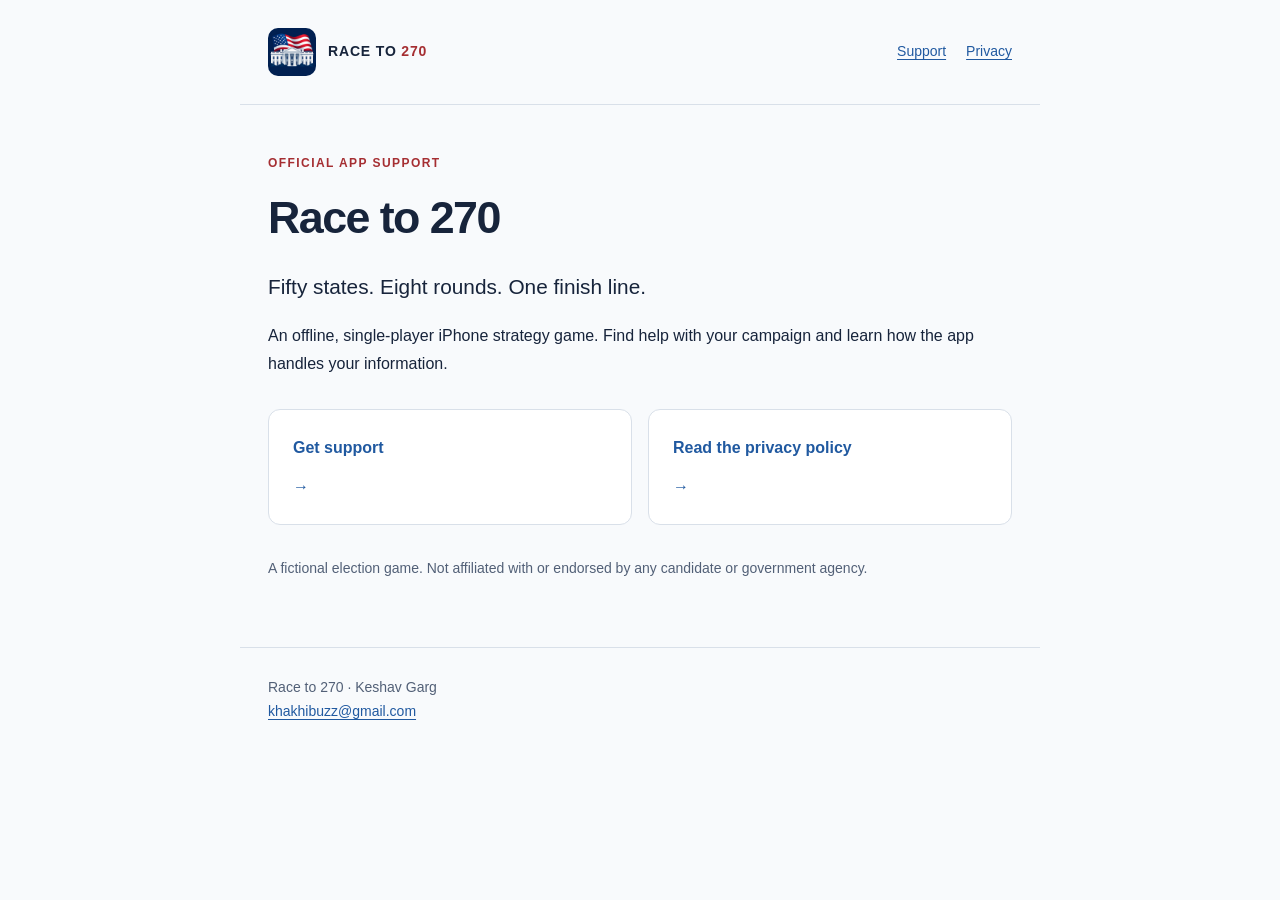
<file: index.html>
<!doctype html>
<html lang="en">
<head>
  <meta charset="utf-8">
  <meta name="viewport" content="width=device-width, initial-scale=1">
  <meta name="description" content="Official support and privacy information for Race to 270, an offline iPhone strategy game.">
  <title>Support &amp; Privacy | Race to 270</title>
  <link rel="stylesheet" href="./styles.css?v=20261014-logo">
  <link rel="icon" type="image/png" href="./assets/logo.png">
  <link rel="apple-touch-icon" href="./assets/logo.png">
</head>
<body>
  <a class="skip" href="#content">Skip to content</a>
  <header><a class="brand" href="./"><img src="./assets/logo.png" alt="" width="48" height="48"><span>RACE TO <strong>270</strong></span></a>
    <nav aria-label="Main navigation"><a href="./support/">Support</a><a href="./privacy/">Privacy</a></nav>
  </header>
  <main id="content">
<p class="eyebrow">OFFICIAL APP SUPPORT</p>
<h1>Race to 270</h1>
<p class="intro">Fifty states. Eight rounds. One finish line.</p>
<p>An offline, single-player iPhone strategy game. Find help with your campaign and learn how the app handles your information.</p>
<div class="links"><a href="support/">Get support <span aria-hidden="true">→</span></a><a href="privacy/">Read the privacy policy <span aria-hidden="true">→</span></a></div>
<p class="note">A fictional election game. Not affiliated with or endorsed by any candidate or government agency.</p>
</main>
  <footer>Race to 270 · Keshav Garg<br><a href="mailto:khakhibuzz@gmail.com">khakhibuzz@gmail.com</a></footer>
</body>
</html>
</file>
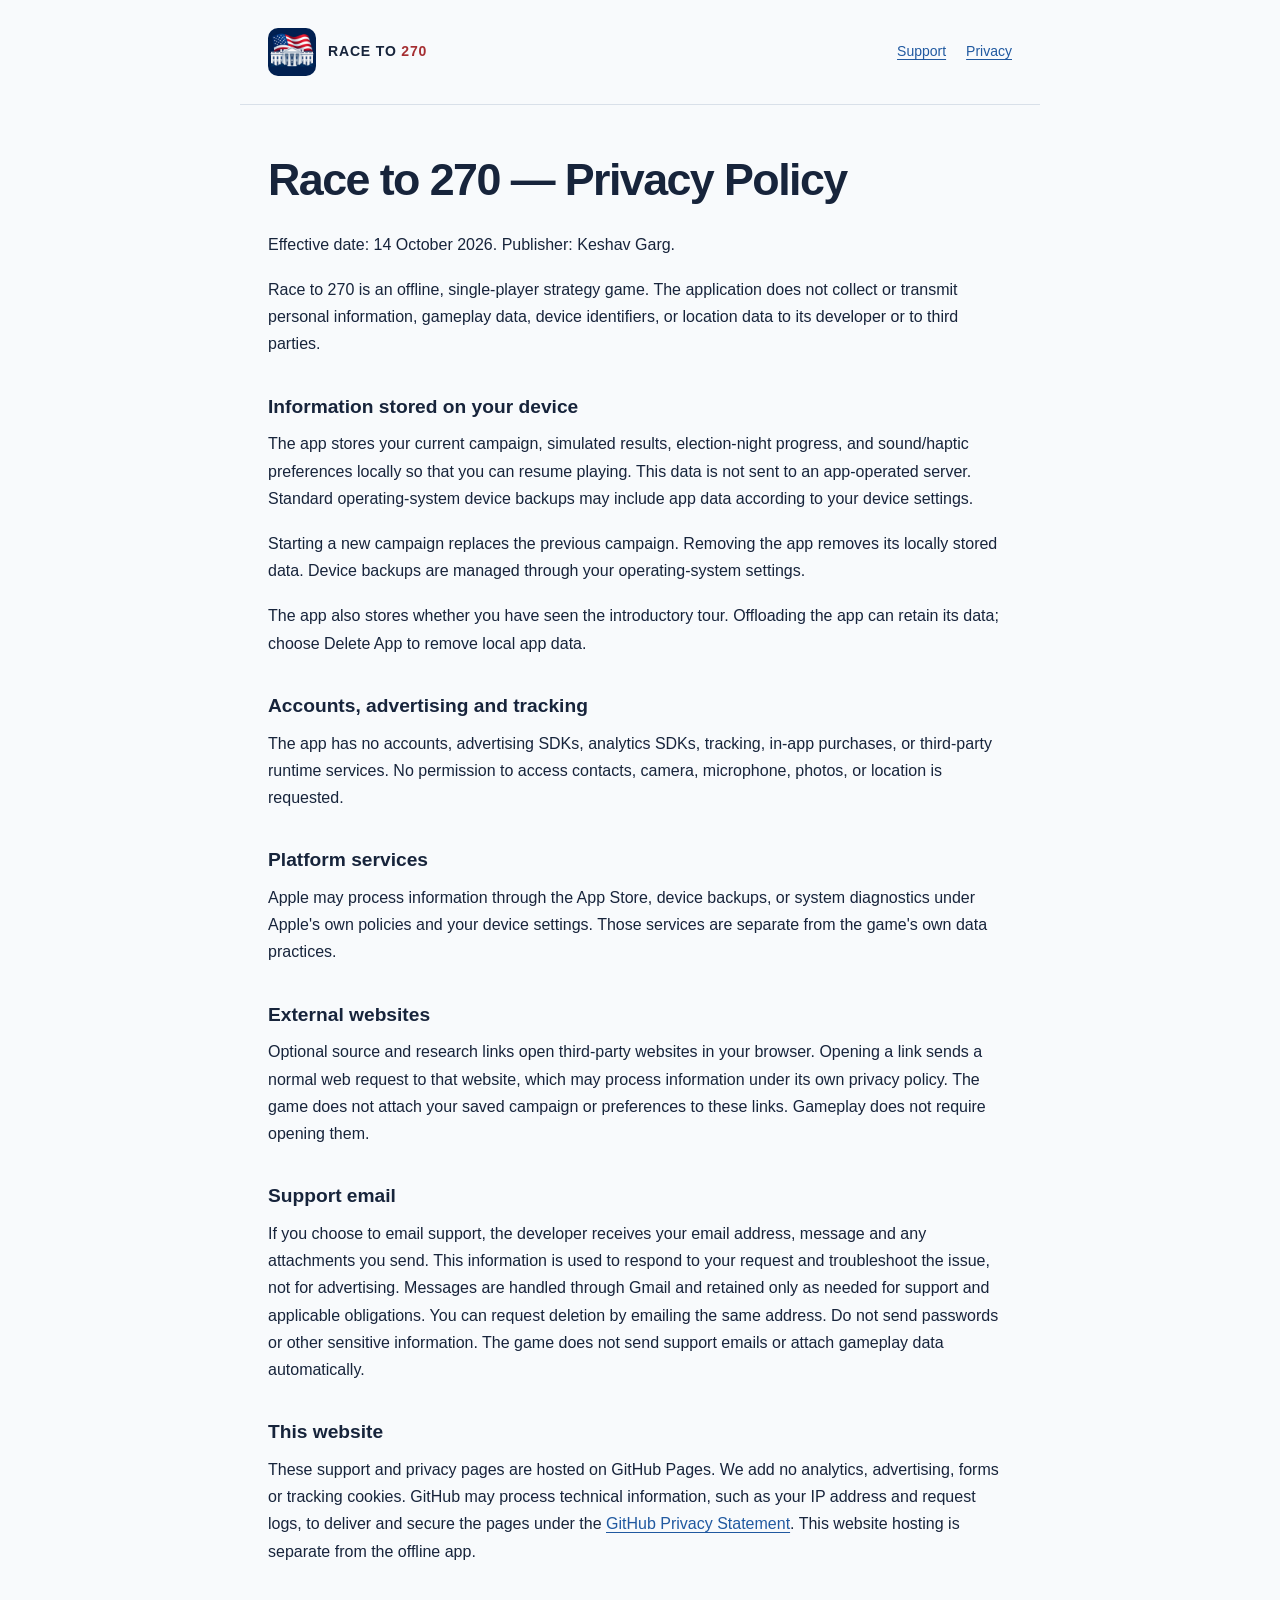
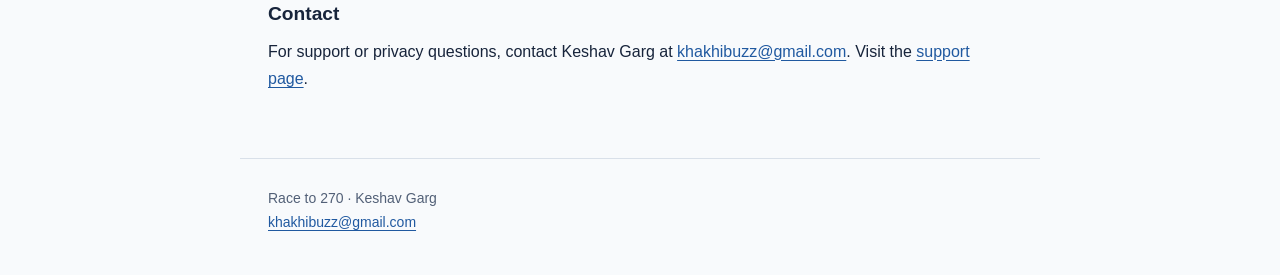
<file: privacy/index.html>
<!doctype html>
<html lang="en">
<head>
  <meta charset="utf-8">
  <meta name="viewport" content="width=device-width, initial-scale=1">
  <meta name="description" content="Official support and privacy information for Race to 270, an offline iPhone strategy game.">
  <title>Privacy Policy | Race to 270</title>
  <link rel="stylesheet" href="../styles.css?v=20261014-logo">
  <link rel="icon" type="image/png" href="../assets/logo.png">
  <link rel="apple-touch-icon" href="../assets/logo.png">
</head>
<body>
  <a class="skip" href="#content">Skip to content</a>
  <header><a class="brand" href="../"><img src="../assets/logo.png" alt="" width="48" height="48"><span>RACE TO <strong>270</strong></span></a>
    <nav aria-label="Main navigation"><a href="../support/">Support</a><a href="../privacy/">Privacy</a></nav>
  </header>
  <main id="content"><h1>Race to 270 — Privacy Policy</h1>
<p>Effective date: 14 October 2026. Publisher: Keshav Garg.</p>
<p>Race to 270 is an offline, single-player strategy game. The application does not collect or transmit personal information, gameplay data, device identifiers, or location data to its developer or to third parties.</p>
<h2>Information stored on your device</h2>
<p>The app stores your current campaign, simulated results, election-night progress, and sound/haptic preferences locally so that you can resume playing. This data is not sent to an app-operated server. Standard operating-system device backups may include app data according to your device settings.</p>
<p>Starting a new campaign replaces the previous campaign. Removing the app removes its locally stored data. Device backups are managed through your operating-system settings.</p>
<p>The app also stores whether you have seen the introductory tour. Offloading the app can retain its data; choose Delete App to remove local app data.</p>
<h2>Accounts, advertising and tracking</h2>
<p>The app has no accounts, advertising SDKs, analytics SDKs, tracking, in-app purchases, or third-party runtime services. No permission to access contacts, camera, microphone, photos, or location is requested.</p>
<h2>Platform services</h2>
<p>Apple may process information through the App Store, device backups, or system diagnostics under Apple&#x27;s own policies and your device settings. Those services are separate from the game&#x27;s own data practices.</p>
<h2>External websites</h2>
<p>Optional source and research links open third-party websites in your browser. Opening a link sends a normal web request to that website, which may process information under its own privacy policy. The game does not attach your saved campaign or preferences to these links. Gameplay does not require opening them.</p>
<h2>Support email</h2>
<p>If you choose to email support, the developer receives your email address, message and any attachments you send. This information is used to respond to your request and troubleshoot the issue, not for advertising. Messages are handled through Gmail and retained only as needed for support and applicable obligations. You can request deletion by emailing the same address. Do not send passwords or other sensitive information. The game does not send support emails or attach gameplay data automatically.</p>
<h2>This website</h2>
<p>These support and privacy pages are hosted on GitHub Pages. We add no analytics, advertising, forms or tracking cookies. GitHub may process technical information, such as your IP address and request logs, to deliver and secure the pages under the <a href="https://docs.github.com/en/site-policy/privacy-policies/github-general-privacy-statement">GitHub Privacy Statement</a>. This website hosting is separate from the offline app.</p>
<h2>Contact</h2>
<p>For support or privacy questions, contact Keshav Garg at <a href="mailto:khakhibuzz@gmail.com">khakhibuzz@gmail.com</a>. Visit the <a href="https://khakhibuzz.github.io/raceto270-support/support/">support page</a>.</p></main>
  <footer>Race to 270 · Keshav Garg<br><a href="mailto:khakhibuzz@gmail.com">khakhibuzz@gmail.com</a></footer>
</body>
</html>
</file>
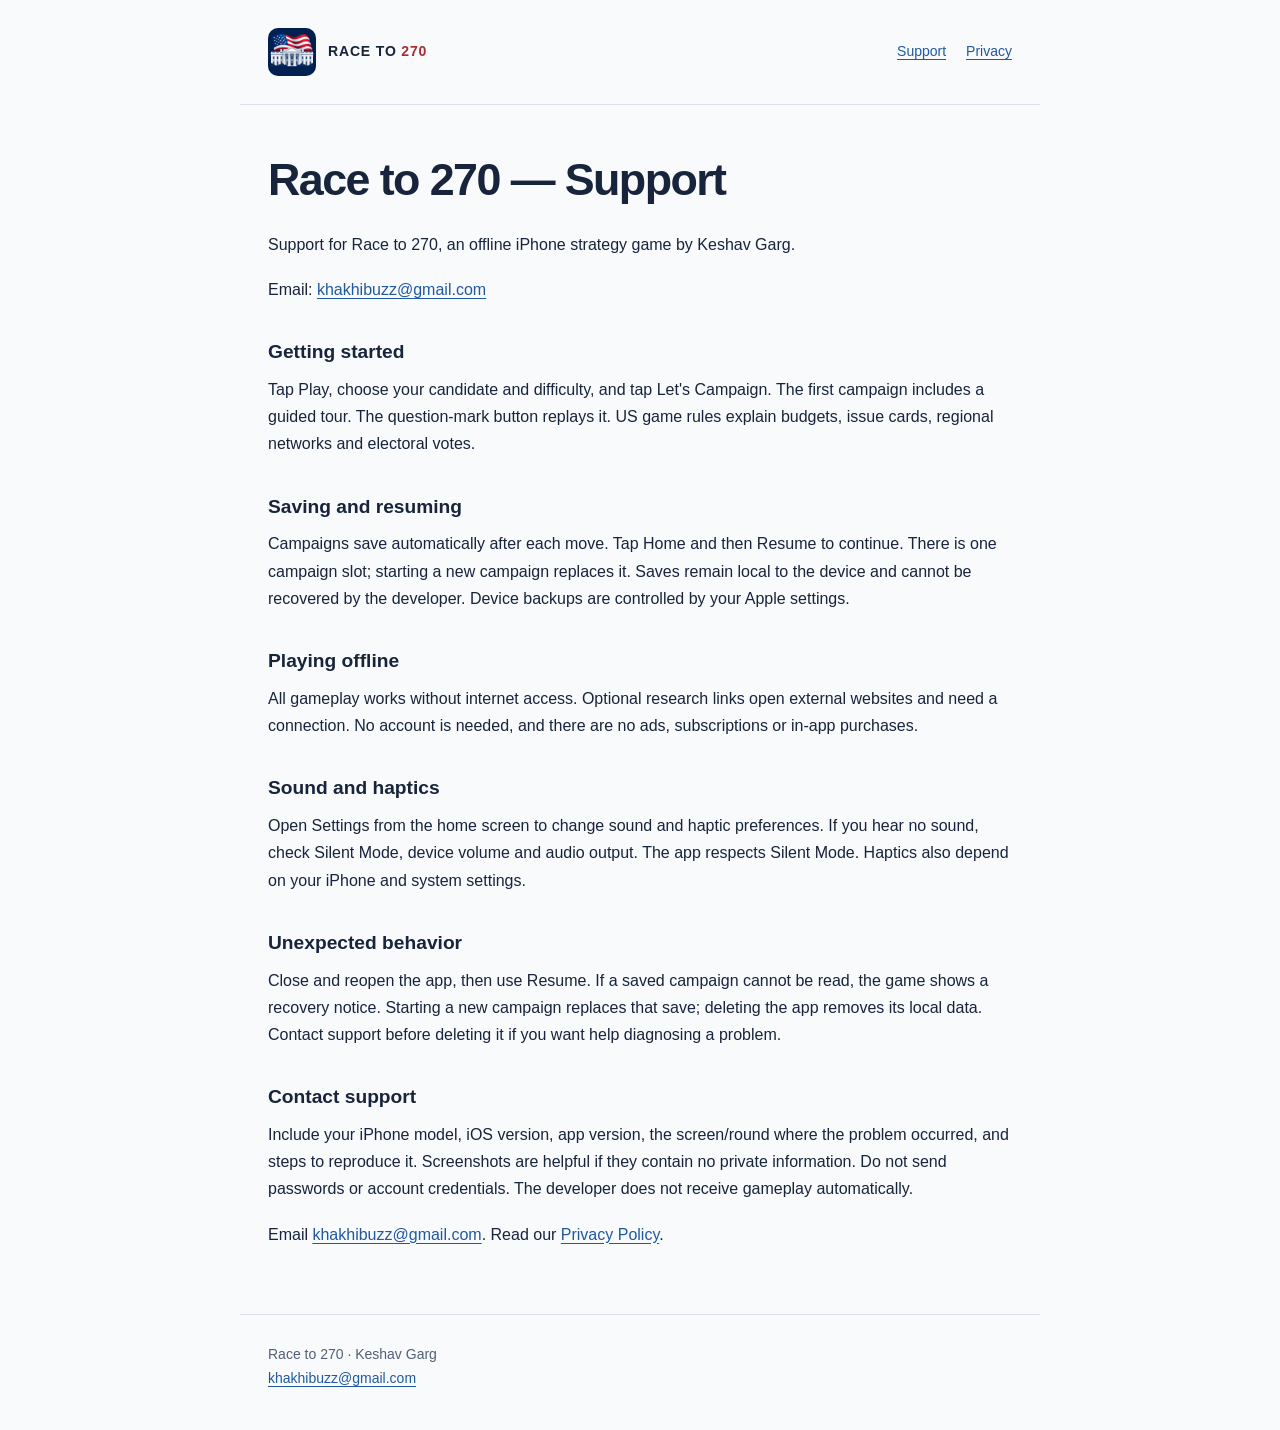
<file: support/index.html>
<!doctype html>
<html lang="en">
<head>
  <meta charset="utf-8">
  <meta name="viewport" content="width=device-width, initial-scale=1">
  <meta name="description" content="Official support and privacy information for Race to 270, an offline iPhone strategy game.">
  <title>Support | Race to 270</title>
  <link rel="stylesheet" href="../styles.css?v=20261014-logo">
  <link rel="icon" type="image/png" href="../assets/logo.png">
  <link rel="apple-touch-icon" href="../assets/logo.png">
</head>
<body>
  <a class="skip" href="#content">Skip to content</a>
  <header><a class="brand" href="../"><img src="../assets/logo.png" alt="" width="48" height="48"><span>RACE TO <strong>270</strong></span></a>
    <nav aria-label="Main navigation"><a href="../support/">Support</a><a href="../privacy/">Privacy</a></nav>
  </header>
  <main id="content"><h1>Race to 270 — Support</h1>
<p>Support for Race to 270, an offline iPhone strategy game by Keshav Garg.</p>
<p>Email: <a href="mailto:khakhibuzz@gmail.com">khakhibuzz@gmail.com</a></p>
<h2>Getting started</h2>
<p>Tap Play, choose your candidate and difficulty, and tap Let&#x27;s Campaign. The first campaign includes a guided tour. The question-mark button replays it. US game rules explain budgets, issue cards, regional networks and electoral votes.</p>
<h2>Saving and resuming</h2>
<p>Campaigns save automatically after each move. Tap Home and then Resume to continue. There is one campaign slot; starting a new campaign replaces it. Saves remain local to the device and cannot be recovered by the developer. Device backups are controlled by your Apple settings.</p>
<h2>Playing offline</h2>
<p>All gameplay works without internet access. Optional research links open external websites and need a connection. No account is needed, and there are no ads, subscriptions or in-app purchases.</p>
<h2>Sound and haptics</h2>
<p>Open Settings from the home screen to change sound and haptic preferences. If you hear no sound, check Silent Mode, device volume and audio output. The app respects Silent Mode. Haptics also depend on your iPhone and system settings.</p>
<h2>Unexpected behavior</h2>
<p>Close and reopen the app, then use Resume. If a saved campaign cannot be read, the game shows a recovery notice. Starting a new campaign replaces that save; deleting the app removes its local data. Contact support before deleting it if you want help diagnosing a problem.</p>
<h2>Contact support</h2>
<p>Include your iPhone model, iOS version, app version, the screen/round where the problem occurred, and steps to reproduce it. Screenshots are helpful if they contain no private information. Do not send passwords or account credentials. The developer does not receive gameplay automatically.</p>
<p>Email <a href="mailto:khakhibuzz@gmail.com">khakhibuzz@gmail.com</a>. Read our <a href="https://khakhibuzz.github.io/raceto270-support/privacy/">Privacy Policy</a>.</p></main>
  <footer>Race to 270 · Keshav Garg<br><a href="mailto:khakhibuzz@gmail.com">khakhibuzz@gmail.com</a></footer>
</body>
</html>
</file>
<file: styles.css>
:root { color-scheme: light; font-family: -apple-system, BlinkMacSystemFont, "Segoe UI", sans-serif; color: #17243b; background: #f8fafc; }
* { box-sizing: border-box; }
body { margin: 0; line-height: 1.7; }
a { color: #2059a0; text-underline-offset: .2em; overflow-wrap: anywhere; }
a:hover { color: #123963; }
a:focus-visible { outline: 3px solid #ab3c39; outline-offset: 5px; border-radius: 2px; }
header, main, footer { max-width: 800px; margin: auto; padding: 28px; }
header { display: flex; flex-wrap: wrap; align-items: center; justify-content: space-between; gap: 24px; border-bottom: 1px solid #d9e0e9; }
.brand { display: inline-flex; align-items: center; gap: 12px; color: #17243b; text-decoration: none; letter-spacing: .06em; font-size: 14px; font-weight: 700; }
.brand img { display: block; flex-shrink: 0; border-radius: 10px; }
.brand strong { color: #a52e32; }
nav { display: flex; gap: 20px; font-size: 14px; }
main { padding-top: 48px; padding-bottom: 48px; min-height: 55vh; }
h1 { font-size: clamp(1.9rem, 5vw, 2.8rem); line-height: 1.2; letter-spacing: -.035em; margin: 0 0 24px; }
h2 { font-size: 1.2rem; line-height: 1.4; margin: 36px 0 10px; }
p { margin: 0 0 18px; }
.eyebrow { color: #a52e32; font-size: 12px; letter-spacing: .12em; font-weight: 700; }
.intro { font-size: 1.3rem; }
.links { display: grid; grid-template-columns: 1fr 1fr; gap: 16px; margin: 32px 0; }
.links a { background: white; border: 1px solid #d9e0e9; border-radius: 12px; padding: 24px; text-decoration: none; font-weight: 600; }
.links span { display: block; margin-top: 12px; }
.note, footer { font-size: 14px; color: #526077; }
footer { border-top: 1px solid #d9e0e9; padding-bottom: 40px; }
.skip { position: absolute; left: 12px; top: -100px; background: white; padding: 10px; }
.skip:focus { top: 10px; }
@media (max-width: 480px) { header, main, footer { padding-left: 20px; padding-right: 20px; } .links { grid-template-columns: 1fr; } nav { gap: 14px; } }
</file>
